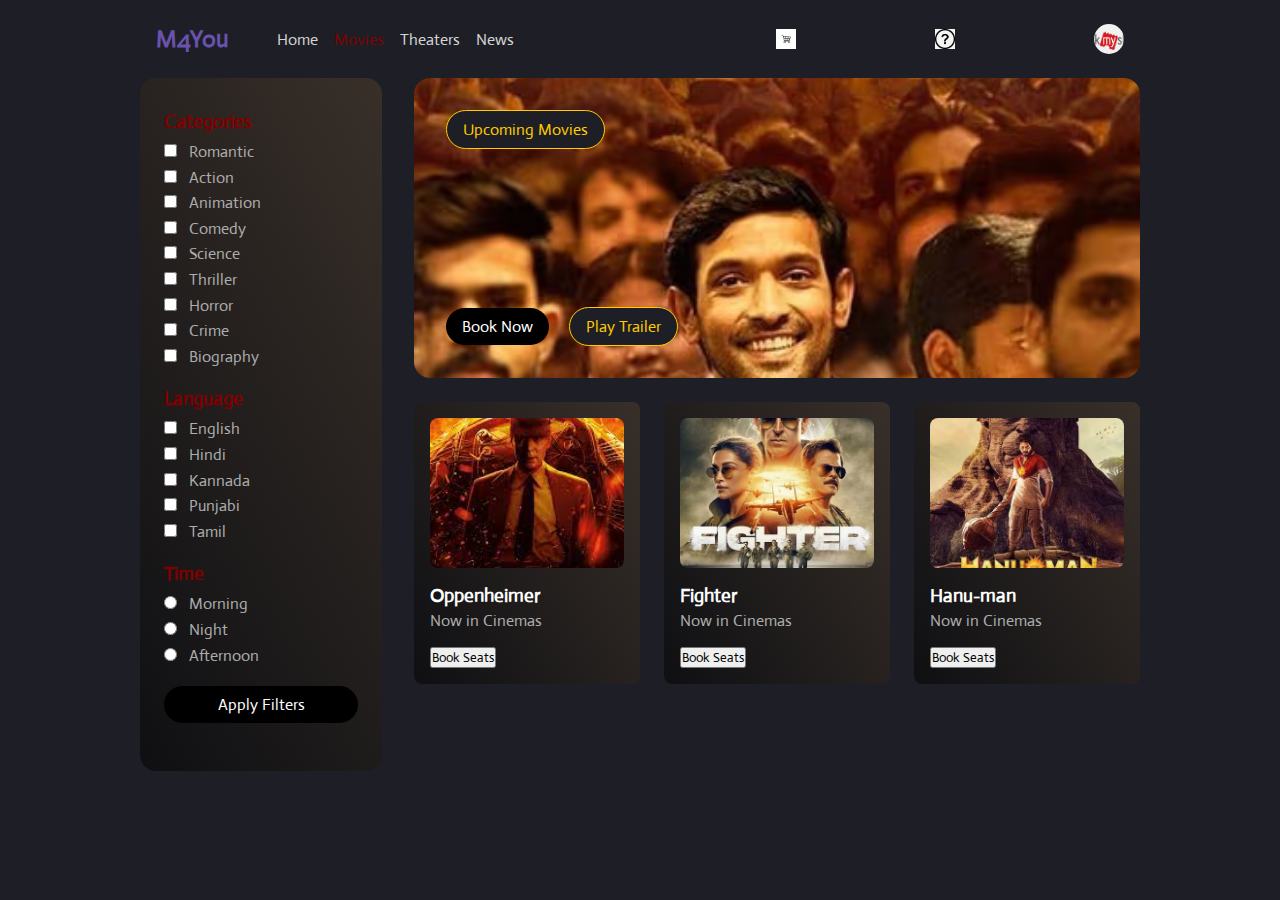
<file: index.html>
<!DOCTYPE html>
<html lang="en">
<head>
    <meta charset="UTF-8">
    <meta name="viewport" content="width=device-width, initial-scale=1.0">
    <link rel="stylesheet" href="styles.css">
    <title>Movie Booking Site</title>
</head>
<body>
    <section class= "top-bar">
        <div class= "left-content">
            <h2 class="title">M4You</h2>
            <ul class="navigation">
                <li><a href="#">Home</a></li>
                <li><a class="active" href="#">Movies</a></li>
                <li><a href="#">Theaters</a></li>
                <li><a href="#">News</a></li>
            </ul>
        </div>
        <div class="right-content"></div>
        <img src="filter.png" alt="" class="filter">
        <img src="cart.png" alt="" class="cart">
        <img src="help.png" alt="" class="help">
        <div class="profile-img-box">
            <img src="bms.png" alt="">
        </div>
        <img src="menu.png" alt="" class="menu">
    </section>
        <section class="main-container">
            <div class="sidebar">
                <form action="#">
                    <div class="sidebar-groups">
                        <h3 class="sg-title">Categories</h3>
                        <input type="checkbox" name="romantic" id="romantic">
                        <label for="romantic">Romantic</label><br>
                        <input type="checkbox" name="action" id="action">
                        <label for="action">Action</label><br>
                        <input type="checkbox" name="animation" id="animation">
                        <label for="animation">Animation</label><br>
                        <input type="checkbox" name="comedy" id="comedy">
                        <label for="comedy">Comedy</label><br>
                        <input type="checkbox" name="science" id="science">
                        <label for="science">Science</label><br>
                        <input type="checkbox" name="thriller" id="thriller">
                        <label for="thriller">Thriller</label><br>
                        <input type="checkbox" name="horror" id="horror">
                        <label for="horror">Horror</label><br>
                        <input type="checkbox" name="crime" id="crime">
                        <label for="crime">Crime</label><br>
                        <input type="checkbox" name="biography" id="biography">
                        <label for="biography">Biography</label><br>


                    </div>
                    <div class="sidebar-groups">
                        <h3 class="sg-title">Language</h3>
                        <input type="checkbox" name="english" id="english" value="english">
                        <label for="english">English</label><br>
                        <input type="checkbox" name="hindi" id="hindi" value="hindi">
                        <label for="hindi">Hindi</label><br>
                        <input type="checkbox" name="kannada" id="kannada" value="kannada">
                        <label for="kannada">Kannada</label><br>
                        <input type="checkbox" name="punjabi" id="punjabi" value="punjabi">
                        <label for="punjabi">Punjabi</label><br>
                        <input type="checkbox" name="tamil" id="tamil" value="tamil">
                        <label for="tamil">Tamil</label><br>
                    </div>
                    <div class="sidebar-groups">
                        <h3 class="sg-title">Time</h3>
                        <input type="radio" name="time" id="morning" value="morning">
                        <label for="morning">Morning</label><br>
                        <input type="radio" name="time" id="night" value="night">
                        <label for="night">Night</label><br>
                        <input type="radio" name="time" id="afternoon" value="afternoon">
                        <label for="afternoon">Afternoon</label><br>
                        
                    </div>
                    <div class="sidebar-groups">
                        <a href="#" class="btn-1 btn">Apply Filters</a>
                    </div>

                </form>

            </div>
            <div class="movies-container">
                <div class="upcoming-img-box">
                    <img src="fail.png" alt="">
                    <p class="upcoming-title">Upcoming Movies</p>
                    <div class="buttons">
                        <a href="#" class="btn">Book Now</a>
                        <a href="#" class="btn-alt btn">Play Trailer</a>
                    </div>
                </div>
                <div class="current-movies">
                    <div class="current-movie">
                        <div class="cm-img-box">
                            <img src="oppen.png" alt="">
                        </div>
                        <h3 class="movie-title">Oppenheimer</h3>
                        <p class="screen-name">Now in Cinemas</p>
                        <div class="booking">
                            
                            <button onclick="window.location.href='BookSeats.html'">Book Seats</button>
                            
                        </div>
                    </div>
                   
                    

                    <div class="current-movie">
                        <div class="cm-img-box">
                            <img src="fighter.png" alt="">
                        </div>
                        <h3 class="movie-title">Fighter</h3>
                        <p class="screen-name">Now in Cinemas</p>
                        <div class="booking">
                            
                            
                            <button onclick="window.location.href='BookSeats.html'">Book Seats</button>
                            
                        </div>
                    </div>

                    <div class="current-movie">
                        <div class="cm-img-box">
                            <img src="hanuman.png" alt="">
                        </div>
                        <h3 class="movie-title">Hanu-man</h3>
                        <p class="screen-name">Now in Cinemas</p>
                        <div class="booking">
                            
                            <button onclick="window.location.href='BookSeats.html'">Book Seats</button>
                            
                        </div>
                    
                    </div>

        </section>
        
</body>
</html>
</file>
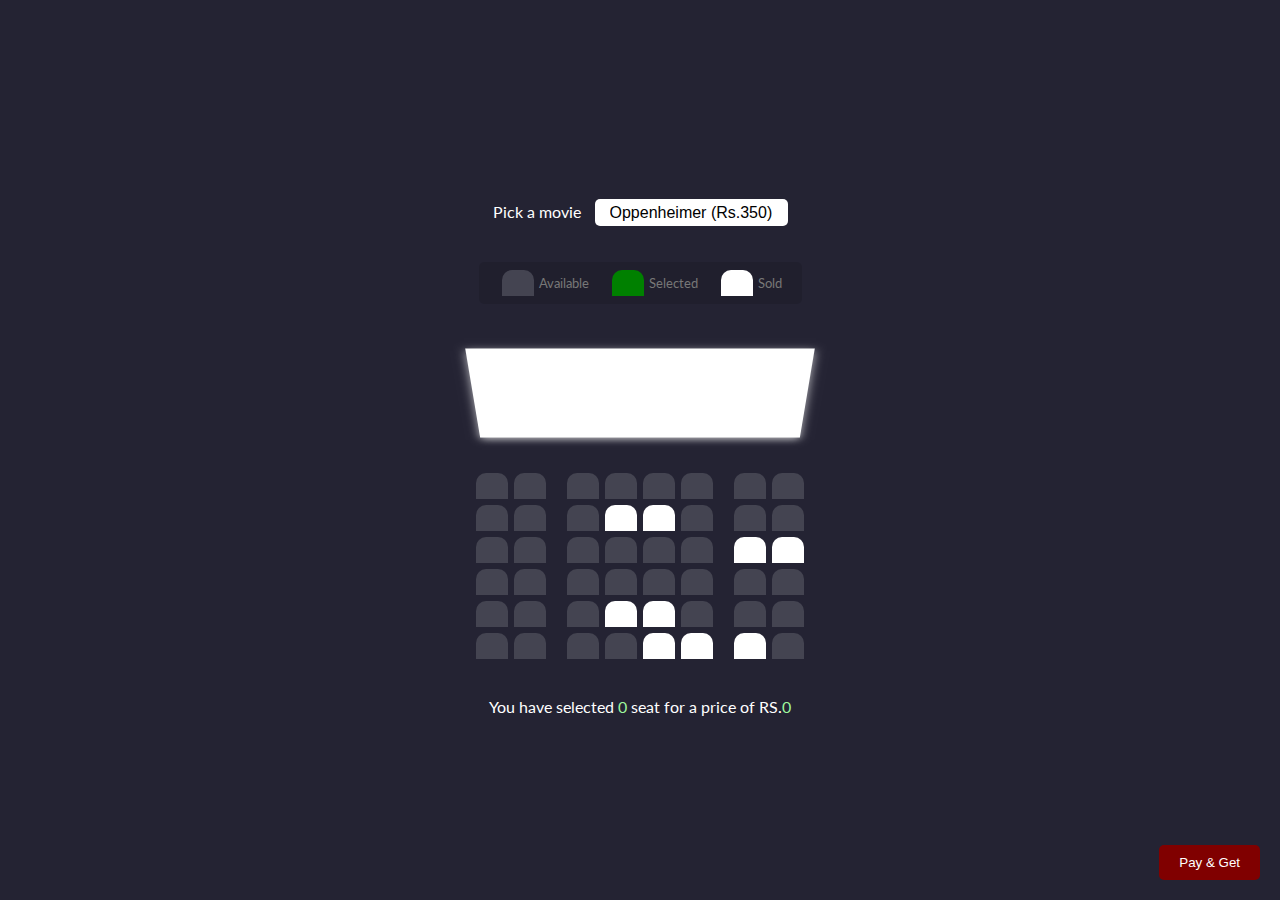
<file: BookSeats.html>
<!DOCTYPE html>
<html lang="en">

<head>
    <meta charset="UTF-8" />
    <meta http-equiv="X-UA-Compatible" content="IE=edge" />
    <meta name="viewport" content="width=device-width, initial-scale=1.0" />
    <link rel="stylesheet" href="style.css" />
    <title>Movie Seat Booking</title>
</head>

<body>
    <div class="movie-container">
        <label>Pick a movie</label>
        <select name="movie" id="movie">
            <option value="350">Oppenheimer (Rs.350)</option>
            <option value="450">Fighter (Rs. 450)</option>
            <option value="250">Hanu-Man (Rs. 250)</option>
        </select>
        
    </div>

    <ul class="showcase">
        <li>
            <div class="seat"></div>
            <small>Available</small>
        </li>
        <li>
            <div class="seat selected"></div>
            <small>Selected</small>
        </li>
        <li>
            <div class="seat sold"></div>
            <small>Sold</small>
        </li>
    </ul>
    <div class="container">
        <div class="screen"></div>

        <div class="row">
            <div class="seat"></div>
            <div class="seat"></div>
            <div class="seat"></div>
            <div class="seat"></div>
            <div class="seat"></div>
            <div class="seat"></div>
            <div class="seat"></div>
            <div class="seat"></div>
        </div>

        <div class="row">
            <div class="seat"></div>
            <div class="seat"></div>
            <div class="seat"></div>
            <div class="seat sold"></div>
            <div class="seat sold"></div>
            <div class="seat"></div>
            <div class="seat"></div>
            <div class="seat"></div>
        </div>
        <div class="row">
            <div class="seat"></div>
            <div class="seat"></div>
            <div class="seat"></div>
            <div class="seat"></div>
            <div class="seat"></div>
            <div class="seat"></div>
            <div class="seat sold"></div>
            <div class="seat sold"></div>
        </div>
        <div class="row">
            <div class="seat"></div>
            <div class="seat"></div>
            <div class="seat"></div>
            <div class="seat"></div>
            <div class="seat"></div>
            <div class="seat"></div>
            <div class="seat"></div>
            <div class="seat"></div>
        </div>
        <div class="row">
            <div class="seat"></div>
            <div class="seat"></div>
            <div class="seat"></div>
            <div class="seat sold"></div>
            <div class="seat sold"></div>
            <div class="seat"></div>
            <div class="seat"></div>
            <div class="seat"></div>
        </div>
        <div class="row">
            <div class="seat"></div>
            <div class="seat"></div>
            <div class="seat"></div>
            <div class="seat"></div>
            <div class="seat sold"></div>
            <div class="seat sold"></div>
            <div class="seat sold"></div>
            <div class="seat"></div>
        </div>
    </div>

    <p class="text">
        You have selected <span id="count">0</span> seat for a price of RS.<span id="total">0</span>
    </p>
    <script src="script.js"></script>

    <button onclick="window.location.href= 'PayGet.html'" class="pay-btn">Pay & Get</button>
    
</body>

</html>
</file>
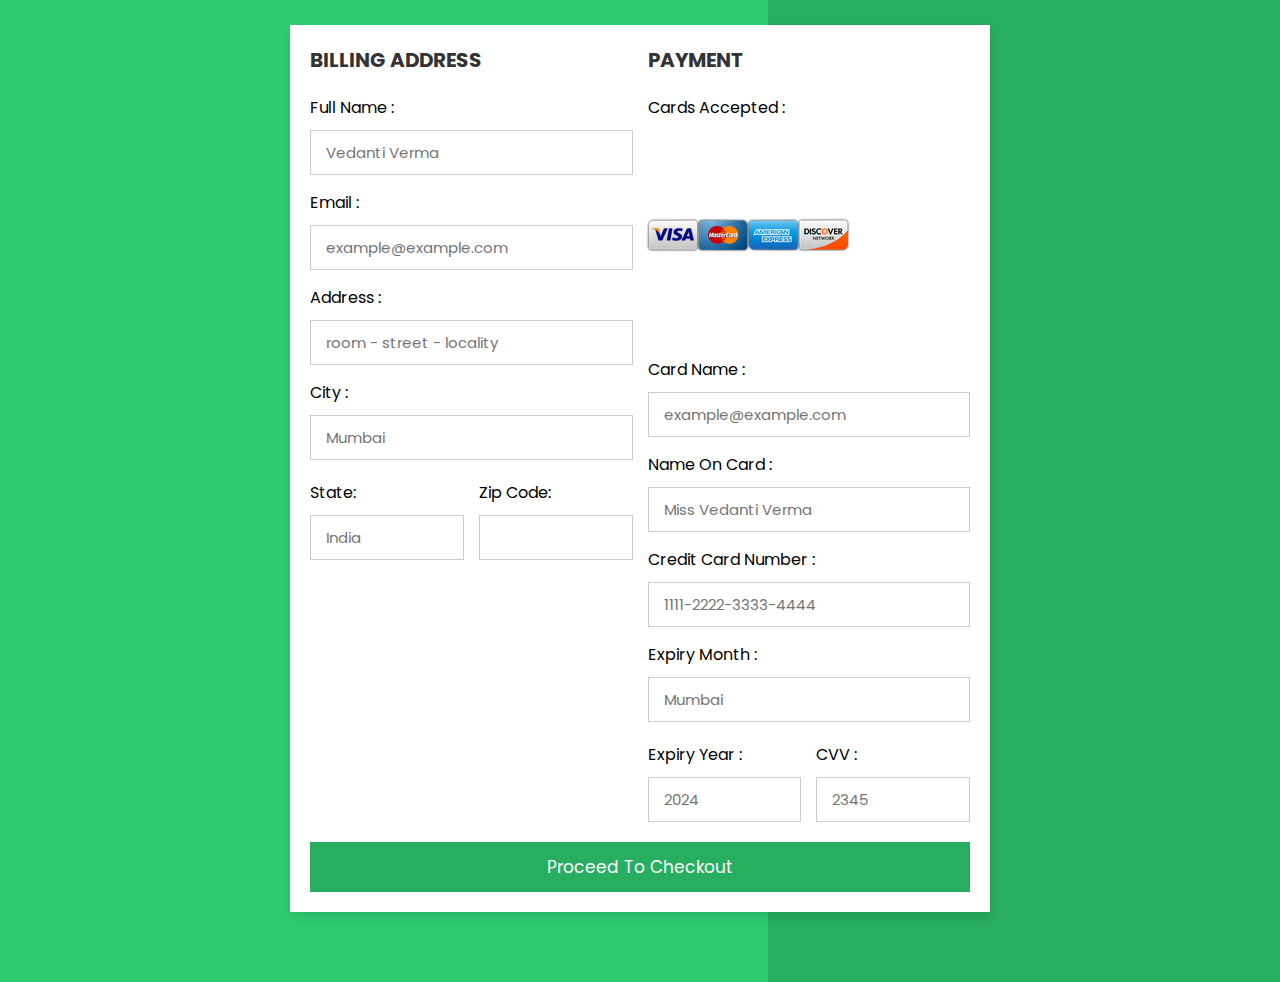
<file: PayGet.html>
<!DOCTYPE html>
<html lang="en">

<head>
    <meta charset="UTF-8">
    <meta name="viewport" content="width=device-width, initial-scale=1.0">
    <link rel="stylesheet" href="pg.css">
    <title>Payment</title>
</head>

<body>
    <div class="box">
        <form id="paymentForm"> <!-- Added ID attribute to the form -->
            <div class="rows">
                <div class="col">
                    <h3 class="pay-ttl">Billing Address</h3>
                    <div class="inputBox">
                        <span>Full Name :</span>
                        <input type="text" id="fname" name="fname" placeholder="Vedanti Verma" required>
                    </div>
                    <div class="inputBox">
                        <span>Email :</span>
                        <input type="text" id="email" name="email" placeholder="example@example.com" required>
                    </div>
                    <div class="inputBox">
                        <span>Address :</span>
                        <input type="text" id="address" placeholder="room - street - locality" required>
                    </div>
                    <div class="inputBox">
                        <span>City :</span>
                        <input type="text" id="city" name="city" placeholder="Mumbai" required>
                    </div>
                    <div class="flex">
                        <div class="inputBox">
                            <span>State: </span>
                            <input type="text" id="state" name="state" placeholder="India" required>
                        </div>
                        <div class="inputBox">
                            <span>Zip Code: </span>
                            <input type="number" id="zipc" name="zipc" required>
                        </div>
                    </div>
                </div>
                <div class="col">
                    <h3 class="pay-ttl">Payment</h3>
                    <div class="inputBox">
                        <span>Cards accepted :</span>
                        <img src="cards.png" alt="">
                    </div>
                    <div class="inputBox">
                        <span>Card Name :</span>
                        <input type="text" id="cname" placeholder="example@example.com" required>
                    </div>
                    <div class="inputBox">
                        <span>Name on Card :</span>
                        <input type="text" id="nocard" placeholder="Miss Vedanti Verma" required>
                    </div>
                    <div class="inputBox">
                        <span>Credit Card Number :</span>
                        <input type="number" id="ccnum" placeholder="1111-2222-3333-4444" required>
                    </div>
                    <div class="inputBox">
                        <span>Expiry Month :</span>
                        <input type="text" id="exmonth" placeholder="Mumbai" required>
                    </div>
                    <div class="flex">
                        <div class="inputBox">
                            <span>Expiry Year : </span>
                            <input type="number" id="exyear" placeholder="2024" required>
                        </div>
                        <div class="inputBox">
                            <span>CVV :</span>
                            <input type="number" id="cvv" placeholder="2345" required>
                        </div>
                    </div>
                </div>
            </div>
            <input type="submit" value="Proceed to checkout" class="submit-btn">
        </form>
    </div>
    <script>
        document.addEventListener('DOMContentLoaded', function () {
            const form = document.getElementById('paymentForm');

            form.addEventListener('submit', async function (event) {
                event.preventDefault();

                // Extracting necessary form fields
                const formData = {
                    fname: document.getElementById('fname').value,
                    email: document.getElementById('email').value,
                    address: document.getElementById('address').value,
                    city: document.getElementById('city').value,
                    state: document.getElementById('state').value,
                    zipc: document.getElementById('zipc').value,
                    cname: document.getElementById('cname').value,
                    nocard: document.getElementById('nocard').value,
                    ccnum: document.getElementById('ccnum').value,
                    exmonth: document.getElementById('exmonth').value,
                    exyear: document.getElementById('exyear').value,
                    cvv: document.getElementById('cvv').value
                };

                console.log(formData);

                // Sending data to the API endpoint
                try {
                    const response = await fetch('https://6k3t28lpz7.execute-api.ap-south-1.amazonaws.com/prod', {
                        method: 'POST',
                        headers: {
                            'Content-Type': 'application/json'
                        },
                        body: JSON.stringify(formData)
                    });

                    if (!response.ok) {
                        throw new Error('Failed to submit form');
                    }

                    const responseData = await response.json();
                    console.log('Form submitted successfully:', responseData);
                    // You can handle the response data here, like showing a success message to the user
                } catch (error) {
                    console.error('Error submitting form:', error.message);
                    // You can handle errors here, like showing an error message to the user
                }
            });
        });

    </script>
</body>

</html>
</file>
<file: styles.css>
@import url('https://fonts.googleapis.com/css2?family=Actor&display=swap');

* {
    margin: 0;
    padding: 0;
    box-sizing: border-box;
    font-family: "Actor", sans-serif;
}

a {
    text-decoration: none;
    color: #d4d4d4;
    /* Light Gray */
}

.btn {
    display: inline-block;
    padding: 0.5rem 1rem;
    background-color: #000;
    /* Black */
    border-radius: 2rem;
    color: #fff;
    /* White */
    transition: .3s;
}

.btn:hover {
    background-color: #800000;
    /* Dark Red */
}

.btn-1 {
    width: 100%;
    text-align: center;
}

body {
    background-color: #1e1f26;
    /* Dark Background */
    display: grid;
    grid-template-columns: 1000px;
    justify-content: space-evenly;
}

.top-bar {
    display: flex;
    align-items: center;
    justify-content: space-between;
    padding: 1.5rem 1rem;
}

.left-content,
.right-content {
    display: flex;
    align-items: center;
}

.title {
    margin-right: 3rem;
    color: #6b52ae;
    /* Dark Purple */
}

.navigation {
    display: flex;
    list-style: none;
}

.navigation li {
    margin-right: 1rem;
}

.navigation li a:hover {
    color: #ffcc00;
    /* Electric Yellow */
}

.active {
    color: #800000;
    /* Dark Red */
}

.filter,
.cart,
.help,
.menu {
    position: relative;
    width: 20px;
    height: 20px;
}

.filter,
.cart,
.help {
    margin-right: 1rem;
}

.menu {
    margin-left: .8rem;
}

.filter,
.menu {
    display: none;
}

.profile-img-box {
    position: relative;
    height: 30px;
    width: 30px;
    border-radius: 50%;
    overflow: hidden;
}

img {
    position: absolute;
    top: 0;
    left: 0;
    width: 100%;
    height: 100%;
    object-fit: cover;
}

.filter,
.cart,
.help,
.menu {
    position: relative;
    width: 20px;
    height: 20px;
}

.main-container {
    color: #adadad;
    display: grid;
    grid-template-columns: 1fr 3fr;
    gap: 2rem;
}

.sidebar {
    background: linear-gradient(60deg, rgba(0, 0, 0, .5), rgba(205, 140, 56, .15));
    height: fit-content;
    border-radius: 1rem;
    padding: 2rem 1.5rem;
}

.sidebar-groups {
    margin-bottom: 1rem;
}

.sg-title {
    margin-bottom: 0.5rem;
    color: #800000;
    /* Dark Red */
}

input {
    margin-bottom: 0.6rem;
}

input[type=checkbox]:checked {
    accent-color: #6b52ae;
    /* Dark Purple */
}

input[type=radio]:checked {
    accent-color: #6b52ae;
    /* Dark Purple */
}

label {
    margin-left: 0.5rem;
}

.upcoming-img-box {
    position: relative;
    height: 300px;
    width: 100%;
    border-radius: 1rem;
    overflow: hidden;
    margin-bottom: 1.5rem;
}

.upcoming-title {
    position: absolute;
    top: 2rem;
    left: 2rem;
    color: #ffcc00;
    /* Electric Yellow */
    background-color: #1e1f26;
    /* Dark Background */
    padding: 0.5rem 1rem;
    border-radius: 2rem;
    border: 1px solid #ffcc00;
    /* Electric Yellow */
    font-weight: 500;
}

.buttons {
    position: absolute;
    bottom: 2rem;
    left: 2rem;
}

.btn-alt {
    background-color: #1e1f26;
    /* Dark Background */
    color: #ffcc00;
    /* Electric Yellow */
    border: 1px solid #ffcc00;
    /* Electric Yellow */
    margin-left: 1rem;
}

.btn-alt:hover {
    color: #1e1f26;
    /* Dark Background */
    background-color: #ffcc00;
    /* Electric Yellow */
}

.movies-container {
    padding-bottom: 2rem;
}

.current-movies {
    display: grid;
    grid-template-columns: repeat(3, 1fr);
    gap: 1.5rem;
}

.cm-img-box {
    position: relative;
    height: 150px;
    width: auto;
    margin-bottom: 1rem;
    border-radius: 0.5rem;
    overflow: hidden;
}

.current-movie {
    background: linear-gradient(60deg, rgba(0, 0, 0, .5), rgba(205, 140, 56, .15));
    padding: 1rem;
    border-radius: 0.5rem;
}

.movie-title {
    color: #fff;
    /* White */
    margin-bottom: 0.2rem;
}

.booking {
    display: flex;
    align-items: center;
    justify-content: space-between;
    margin-top: 1rem;
}

.price {
    color: #ffcc00;
    /* Electric Yellow */
}
</file>
<file: style.css>
@import url("https://fonts.googleapis.com/css?family=Lato&display=swap");

* {
    box-sizing: border-box;
}

body {
    background-color: #242333;
    color: #fff;
    display: flex;
    flex-direction: column;
    align-items: center;
    justify-content: center;
    height: 100vh;
    font-family: "Lato", sans-serif;
    margin: 0;
}

.movie-container {
    margin: 20px 0;
}

.movie-container select {
    background-color: #fff;
    border: 0;
    border-radius: 5px;
    font-size: 16px;
    margin-left: 10px;
    padding: 5px 15px 5px 15px;
    -moz-appearance: none;
    -webkit-appearance: none;
    appearance: none;
}

.container {
    perspective: 1000px;
    margin-bottom: 30px;
}

.seat {
    background-color: #444451;
    height: 26px;
    width: 32px;
    margin: 3px;
    font-size: 50px;
    border-top-left-radius: 10px;
    border-top-right-radius: 10px;
}

.seat.selected {
    background-color: green;
}

.seat.sold {
    background-color: #fff;
}

.seat:nth-of-type(2) {
    margin-right: 18px;
}

.seat:nth-last-of-type(2) {
    margin-left: 18px;
}

.seat:not(.sold):hover {
    cursor: pointer;
    transform: scale(1.2);
}

.showcase .seat:not(.sold):hover {
    cursor: default;
    transform: scale(1);
}

.showcase {
    background: rgba(0, 0, 0, 0.1);
    padding: 5px 10px;
    border-radius: 5px;
    color: #777;
    list-style-type: none;
    display: flex;
    justify-content: space-between;
}

.showcase li {
    display: flex;
    align-items: center;
    justify-content: center;
    margin: 0 10px;
}

.showcase li small {
    margin-left: 2px;
}

.row {
    display: flex;
}

.screen {
    background-color: #fff;
    height: 120px;
    width: 100%;
    margin: 15px 0;
    transform: rotateX(-48deg);
    box-shadow: 0 3px 10px rgba(255, 255, 255, 0.7);
}

p.text {
    margin: 5px 0;
}

p.text span {
    color: rgb(158, 248, 158);
}

.pay-btn {
    position: fixed;
    bottom: 20px;
    right: 20px;
    padding: 10px 20px;
    background-color: #800000;
    color: #fff;
    border: none;
    border-radius: 5px;
    cursor: pointer;
    z-index: 999;
}

.pay-btn:hover {
    background-color: #600000;
}
</file>
<file: pg.css>
@import url('https://fonts.googleapis.com/css2?family=Poppins:ital,wght@0,100;0,200;0,300;0,400;0,500;0,600;0,700;0,800;0,900;1,100;1,200;1,300;1,400;1,500;1,600;1,700;1,800;1,900&display=swap');

* {
    font-family: 'Poppins', sans-serif;
    margin: 0;
    padding:0;
    box-sizing: border-box;
    outline: none;
    border: none;
    text-transform: capitalize;
    transition: all .2s linear;
}

.box {
    display: flex;
    justify-content: center;
    align-items: center;
    padding: 25px;
    min-height: 100vh;
    background: linear-gradient(90deg, #2ecc71 60%, #27ae60 40.1%);
    padding-bottom: 70px;
}

.box form {
    padding: 20px;
    width: 700px;
    background-color: #fff;
    box-shadow: 0 5px 10px rgba(0,0,0,.1);

}

.box form .rows {
    display: flex;
    flex-wrap: wrap;
    gap: 15px;

}

.box form .rows .col {
    flex: 1 1 250px;
    
}

.box form .rows .col .pay-ttl {
    font-size: 20px;
    color: #333;
    padding-bottom: 5px;
    text-transform: uppercase;
}

.box form .rows .col .inputBox {
    margin: 15px 0;
}

.box form .rows .col .inputBox span {
    margin-bottom: 10px;
    display: block;
}

.box form .rows .col .inputBox input {
    width: 100%;
    border: 1px solid #ccc;
    padding: 10px 15px;
    font-size: 15px;
    text-transform: none;
}

.box form .rows .col .inputBox input:focus {
    border: 1px solid #000;

}

.box form .rows .col .flex {
    display: flex;
    gap: 15px;
}

.box form .rows .col .flex .inputBox {
    margin-top: 5px;
}

.box form .rows .col .inputBox img {
    margin-top: 5px;
    filter: drop-shadow(0 0 1px #000);
}

.box form .submit-btn{
    width: 100%;
    padding: 12px;
    font-size: 17px;
    background: #27ae60;
    color: #fff;
    margin-top: 5px;
    cursor: pointer;
}

.box form .submit-btn:hover {
    background: #2ecc71;
}
</file>
